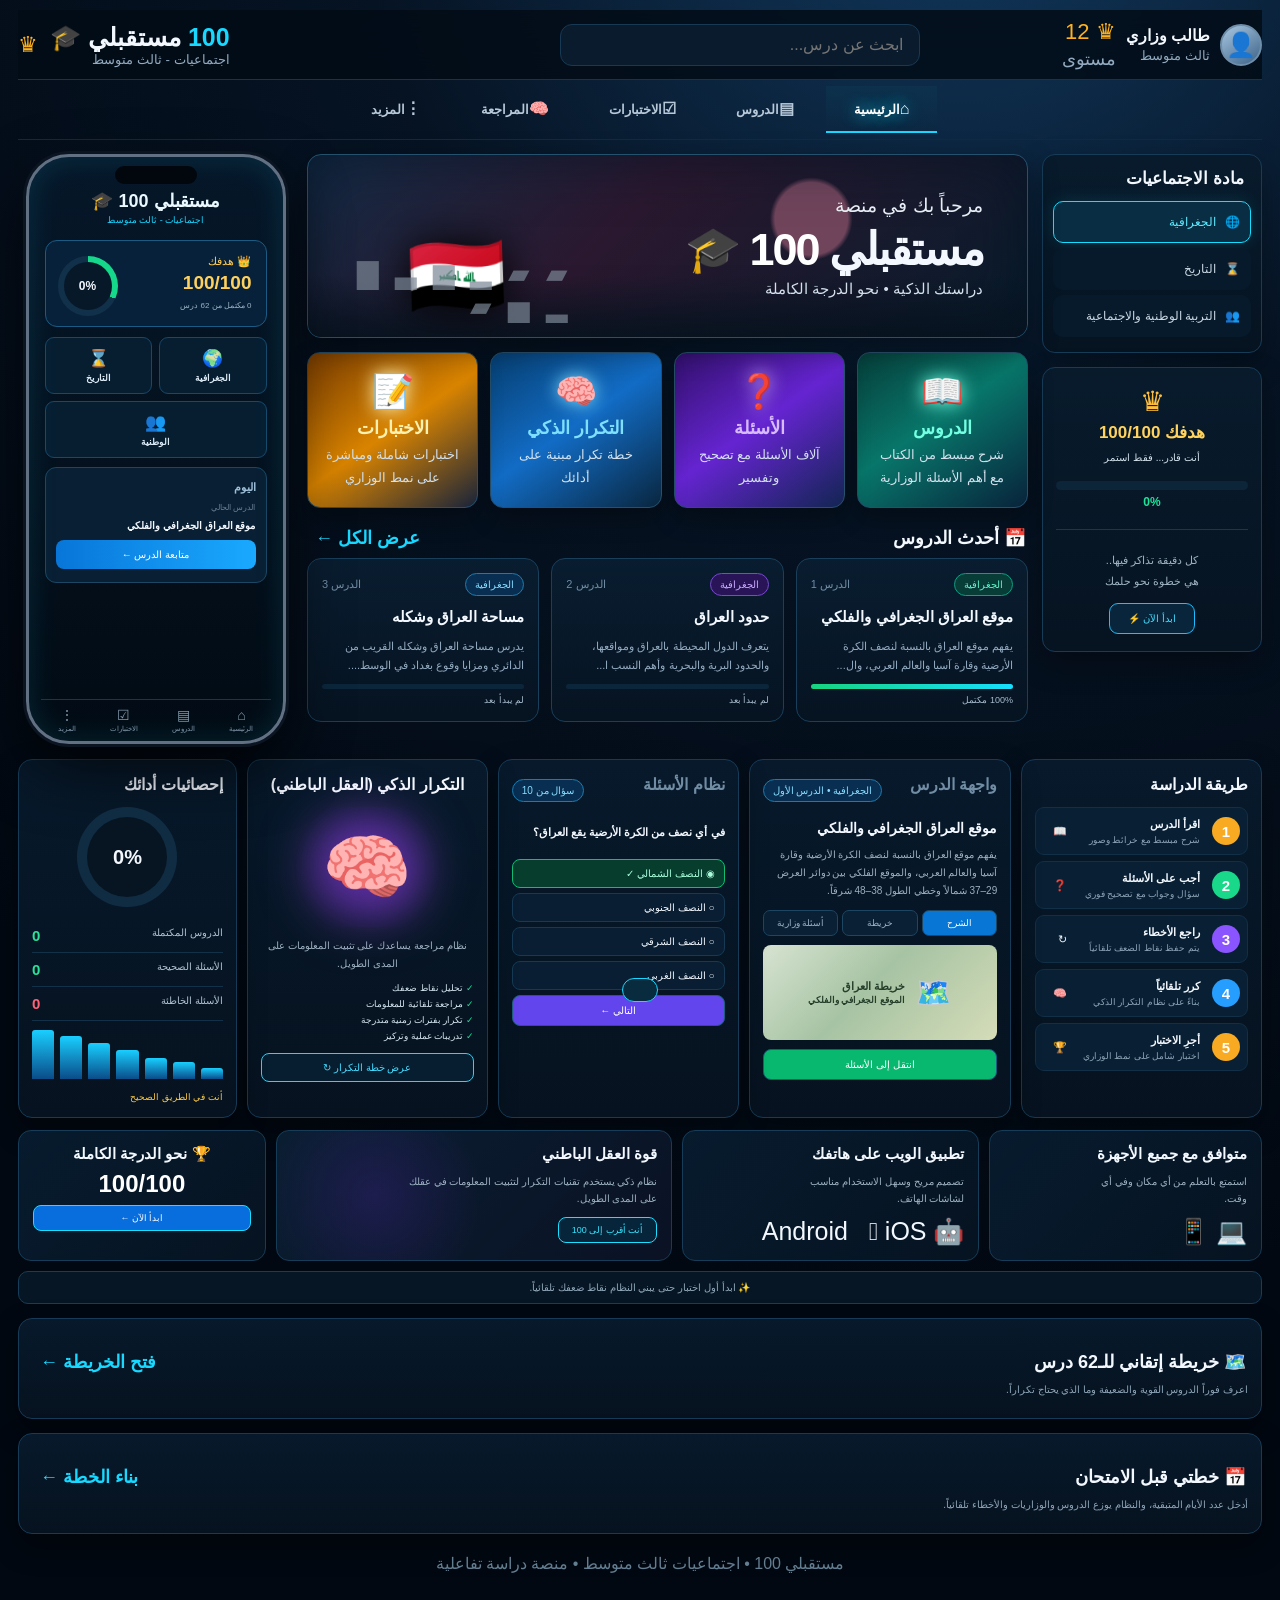
<file: index.html>
<!doctype html>
<html lang="ar" dir="rtl">
<head>
<meta charset="utf-8">
<meta name="viewport" content="width=device-width,initial-scale=1,viewport-fit=cover">
<meta name="theme-color" content="#050e1b">
<title>مستقبلي 100 — اجتماعيات ثالث متوسط</title>
<link rel="stylesheet" href="assets/css/app.css?v=20261012-scrollhide2">

</head>
<body>
<div class="app">
<header class="top">
  <div class="brand"><div class="avatar">👤</div><div><b>طالب وزاري</b><small>ثالث متوسط</small></div><span class="crown">♛ 12<br><small>مستوى</small></span></div>
  <input class="searchTop" placeholder="ابحث عن درس..." aria-label="ابحث عن درس">
  <div class="topRight"><div class="logoTitle"><b><strong>100</strong> مستقبلي 🎓</b><small>اجتماعيات - ثالث متوسط</small></div><span class="crown">♛</span></div>
</header>
<nav class="nav">
<button class="navbtn active" data-view="home" onclick="return window.__future100SafeNavigate('home')"><span>⌂</span><small>الرئيسية</small></button>
<button class="navbtn" data-view="lessons" onclick="return window.__future100SafeNavigate('lessons')"><span>▤</span><small>الدروس</small></button>
<button class="navbtn" data-view="exam" onclick="try{return window.startExam?window.startExam():window.__future100SafeNavigate('exam')}catch(e){return window.__future100SafeNavigate('exam')}"><span>☑</span><small>الاختبارات</small></button>
<button class="navbtn" data-view="memory" onclick="return window.__future100SafeNavigate('memory')"><span>🧠</span><small>المراجعة</small></button>
<button class="navbtn" id="moreBtn" onclick="toggleMoreMenu()"><span>⋮</span><small>المزيد</small></button>
</nav>
<div class="moreMenu" id="moreMenu">
<button onclick="toggleMoreMenu();startStudy()">🚀 <span>ابدأ الدراسة</span></button>
<button onclick="toggleMoreMenu();startChapterTest()">📚 <span>اختبار الفصل</span></button>
<button onclick="toggleMoreMenu();showMistakes()">❌ <span>أخطائي</span></button>
<button onclick="toggleMoreMenu();setView('ministry');renderMinistryDashboard()">🏆 <span>الوزاريات</span></button>
<button onclick="toggleMoreMenu();setView('book')">📚 <span>الكتاب كامل</span></button>
<button class="action" onclick="startMasteryMission()">🚀 ارفعني إلى 100%</button><button onclick="toggleMoreMenu();openPerformance()">📊 <span>تحليل أدائي</span></button><button onclick="toggleMoreMenu();openNightReview()">🔥 <span>مراجعة ليلة الامتحان</span></button>
<button onclick="toggleMoreMenu();setView('lessons')">🔎 <span>بحث الدروس</span></button>
</div>

<main>
<section id="home" class="view active"><div id="today"></div><div class="panelBox" style="margin-top:14px"><div class="sectionTitle"><span>🗺️ خريطة إتقاني للـ62 درس</span><button onclick="openMasteryMap()">فتح الخريطة ←</button></div><p class="small">اعرف فوراً الدروس القوية والضعيفة وما الذي يحتاج تكراراً.</p></div><div class="panelBox" style="margin-top:14px"><div class="sectionTitle"><span>📅 خطتي قبل الامتحان</span><button onclick="openExamPlan()">بناء الخطة ←</button></div><p class="small">أدخل عدد الأيام المتبقية، والنظام يوزع الدروس والوزاريات والأخطاء تلقائياً.</p></div></section><section id="masteryMap" class="view"><div class="panelBox"><div class="sectionTitle"><span>🧠 خريطة الإتقان — 62 درس</span><button onclick="setView('home')">← الرئيسية</button></div><div id="masterySummary" class="kpiGrid" style="margin-bottom:14px"></div><div id="masteryMapContent"></div></div></section>
<section id="lessons" class="view">
  <div class="toolbar"><input id="search" class="search" placeholder="ابحث عن درس..."><button class="filter" id="allBtn">كل الدروس</button></div>
  <div class="cards" id="cards"></div>
</section>
<section id="lessonView" class="view lessonView"><div id="lessonContent"></div></section>
<section id="study" class="view"><div id="studyContent"></div></section><section id="chapter" class="view"><div id="chapterContent"></div></section><section id="book" class="view"><div class="bookShell">
<div class="bookHeader"><div><span class="tag">📚 الكتاب الرسمي</span><h2>كتاب الاجتماعيات — ثالث متوسط</h2><p>النص الكامل للأقسام الثلاثة داخل الموقع</p></div><button class="ghost" onclick="setView('home')">رجوع</button></div>
<div class="bookTabs">
<button class="bookTab" data-book="front" onclick="loadBook('front')">📘 المقدمة والمحتويات</button>
<button class="bookTab active" data-book="geography" onclick="loadBook('geography')">🌍 الجغرافية</button>
<button class="bookTab" data-book="history" onclick="loadBook('history')">⌛ التاريخ</button>
<button class="bookTab" data-book="national" onclick="loadBook('national')">👥 التربية الوطنية والاجتماعية</button>
</div>
<div class="bookTools"><input id="bookSearch" class="search" placeholder="ابحث داخل الكتاب..."><span id="bookStatus">اختر قسماً</span></div>
<div id="bookResults" class="bookResults"></div>
<div id="bookPage" class="bookPage">افتح أحد أقسام الكتاب لبدء القراءة.</div>
<div class="bookPager"><button class="ghost" onclick="bookPrev()">السابق</button><span id="bookPageNo">—</span><button class="primary" onclick="bookNext()">التالي</button></div>
</div></section>
<section id="ministry" class="view"><div class="ministryShell"><div class="ministryHero"><div><div class="pill blueP">🏆 بنك موثّق</div><h1>الوزاريات — مستقبلي 100</h1><p>اختَر السنة والدور والمادة والفصل والدرس، ثم اختبر نفسك. الأسئلة الوزارية منفصلة عن أسئلة التدريب.</p></div><div class="ministryBadge"><b id="ministryTotal">0</b><span>سؤال موثّق</span></div></div><div class="ministryStats"><div class="ministryStat"><b id="ministryYears">0</b><span>سنوات</span></div><div class="ministryStat"><b id="ministryRounds">0</b><span>أدوار</span></div><div class="ministryStat"><b id="ministryMistakes">0</b><span>أخطاء</span></div><div class="ministryStat"><b id="ministryMastery">0%</b><span>متوسط الإتقان</span></div></div><div class="ministryFilters"><select id="minYear" onchange="renderMinistryDashboard()"><option value="">كل السنوات</option></select><select id="minRound" onchange="renderMinistryDashboard()"><option value="">كل الأدوار</option></select><select id="minSubject" onchange="renderMinistryDashboard()"><option value="">كل المواد</option></select><select id="minChapter" onchange="renderMinistryDashboard()"><option value="">كل الفصول</option></select><select id="minLesson" onchange="renderMinistryDashboard()"><option value="">كل الدروس</option></select></div><div class="ministryActions"><button class="primaryM" onclick="startMinisterialFilteredQuiz()">▶ اختبرني حسب الفلاتر</button><button class="primaryM" onclick="startMinisterialExam()">🏆 اختبار وزاري 100 درجة</button><button class="primaryM" onclick="startMinisterialPaper()">📄 محاكاة ورقة وزاري</button><button onclick="startMinisterialMistakes()">❌ وزاريات أخطأت بها</button><button onclick="startMinisterialDue()">🧠 المستحق للمراجعة</button><button onclick="setView('home')">← الرئيسية</button></div><div id="ministryCount" class="ministryCount"></div><div id="ministryList" class="ministryList"></div></div></section><section id="quiz" class="view"><div id="quizContent"></div></section>
<section id="exam" class="view"><div id="examContent"></div></section>
<section id="performance" class="view"><div class="panelBox"><div class="sectionTitle"><span>📊 تحليل الطالب</span><button onclick="setView('home')">← الرئيسية</button></div><div id="performanceContent"></div></div></section>
<section id="nightReview" class="view"><div class="panelBox"><div class="sectionTitle"><span>🔥 مراجعة ليلة الامتحان</span><button onclick="setView('home')">← الرئيسية</button></div><div id="nightContent"></div></div></section><section id="examPlan" class="view"><div class="panelBox"><div class="sectionTitle"><span>📅 خطة ما قبل الامتحان</span><button onclick="setView('home')">← الرئيسية</button></div><div id="examPlanContent"></div></div></section>
<section id="mistakes" class="view"><div class="panelBox"><div class="sectionTitle"><span>❌ سجل الأخطاء</span><button onclick="showSmartReview()">ابدأ المراجعة الذكية ↻</button></div><p class="small">الأسئلة التي أخطأت بها تظهر هنا، وتعود إليك حسب مستوى إتقانك.</p><div id="mistakesContent"></div></div></section><section id="memory" class="view"><div class="brainGrid"><div class="brain"><h2>🧠 التكرار الذكي</h2><div class="actions"><button class="primary" onclick="showSmartReview()">مراجعة اليوم ▶</button><button class="ghost" onclick="setView(&quot;mistakes&quot;)">سجل الأخطاء</button></div><p class="small">نظام مراجعة يركز على الأسئلة التي تحتاج تدريباً أكثر.</p><div class="ring" id="ring"><b id="ringText">0%</b></div><div class="repeatList" id="repeatList"></div></div><div class="brain"><h2>كيف تدرس؟</h2><div class="repeatList"><div class="rep"><span>1️⃣ اقرأ الشرح</span><span class="small">فهم</span></div><div class="rep"><span>2️⃣ أجب بدون مساعدة</span><span class="small">استرجاع</span></div><div class="rep"><span>3️⃣ راجع الخطأ</span><span class="small">تصحيح</span></div><div class="rep"><span>4️⃣ كرر لاحقاً</span><span class="small">تثبيت</span></div><div class="rep"><span>5️⃣ اختبر نفسك</span><span class="small">وزاري</span></div></div></div></div></section>
</main>
<div class="footer">مستقبلي 100 • اجتماعيات ثالث متوسط • منصة دراسة تفاعلية</div>
</div>
<div class="toast" id="toast"></div>
<script src="assets/js/navigation.js?v=20261017-deepfix3"></script>
<script src="assets/js/runtime.js?v=20261017-deepfix3"></script>
<script src="assets/js/ministerial-bank.js?v=20261017-deepfix3"></script>
<script src="assets/js/learning-engine.js?v=20261017-deepfix3"></script>
<script src="assets/js/study-content.js?v=20261017-deepfix3"></script>
<script src="assets/js/app.js?v=20261017-deepfix3"></script>


</body>
</html>
</file>
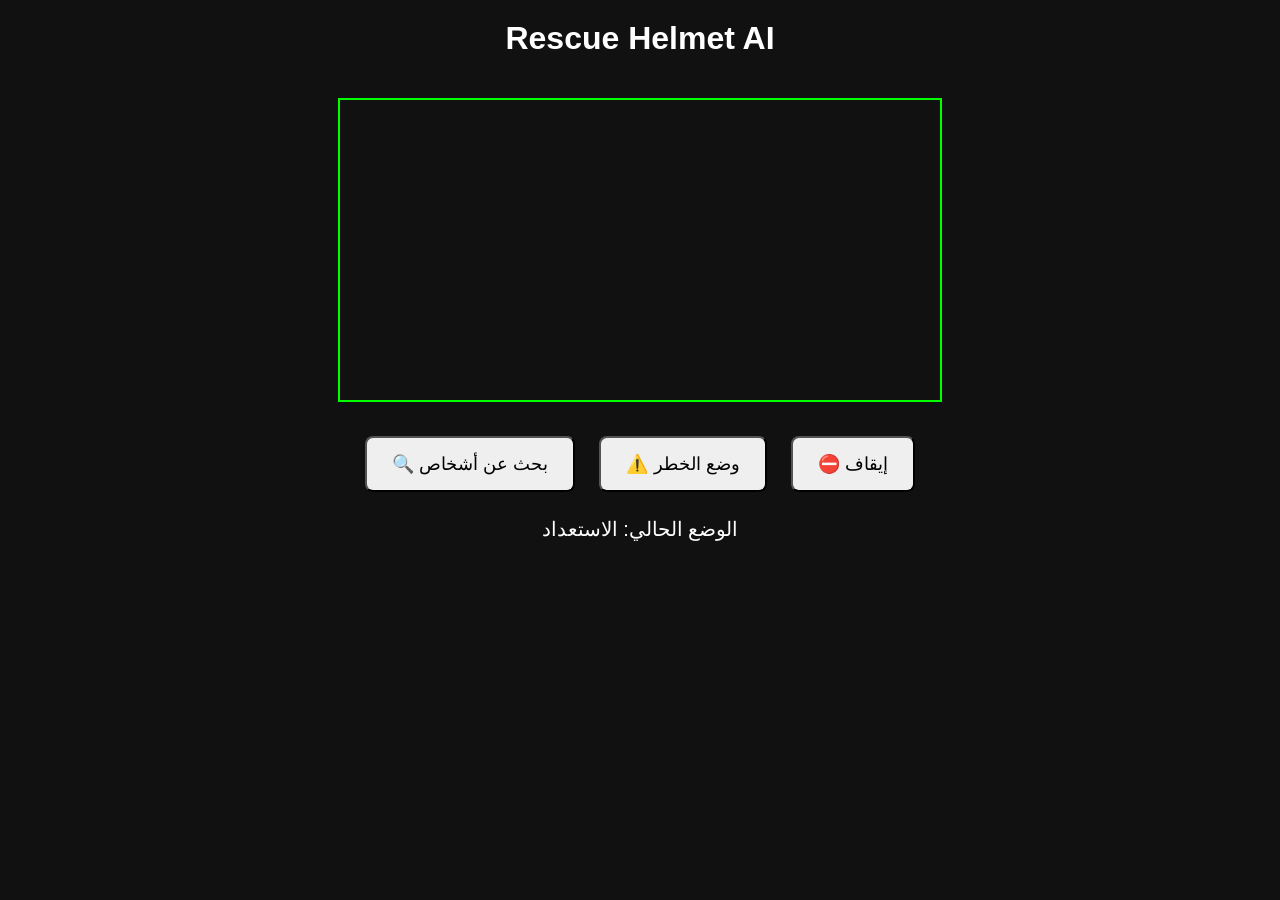
<file: rescue_helmet.html>
<!DOCTYPE html>
<html lang="ar">
<head>
<meta charset="UTF-8">
<title>Rescue Helmet AI</title>
<style>
  body { font-family: Arial, sans-serif; background: #111; color: #fff; text-align: center; }
  h1 { margin-top: 20px; }
  #video { width: 80%; max-width: 600px; margin: 20px auto; border: 2px solid #0f0; }
  button { margin: 10px; padding: 15px 25px; font-size: 18px; border-radius: 8px; cursor: pointer; }
  #status { font-size: 20px; margin-top: 15px; }
</style>
</head>
<body>

<h1>Rescue Helmet AI</h1>

<video id="video" autoplay></video>
<div>
  <button onclick="setMode('SEARCH')">🔍 بحث عن أشخاص</button>
  <button onclick="setMode('DANGER')">⚠️ وضع الخطر</button>
  <button onclick="setMode('IDLE')">⛔ إيقاف</button>
</div>
<div id="status">الوضع الحالي: الاستعداد</div>

<script>
// ---- المتغيرات ----
let MODE = 'IDLE';
let video = document.getElementById('video');
let status = document.getElementById('status');

// ---- الكاميرا ----
navigator.mediaDevices.getUserMedia({ video: true, audio: false })
.then(stream => {
  video.srcObject = stream;
})
.catch(err => {
  alert('لم يتم الوصول إلى الكاميرا: ' + err);
});

// ---- الأصوات ----
function speak(text){
  let utter = new SpeechSynthesisUtterance(text);
  utter.lang = 'ar-SA';
  window.speechSynthesis.speak(utter);
}

// ---- تغيير الوضع ----
function setMode(newMode){
  MODE = newMode;
  status.innerText = 'الوضع الحالي: ' + MODE;
  if(MODE === 'SEARCH') speak('وضع البحث مفعل');
  else if(MODE === 'DANGER') speak('تحذير، تم تفعيل وضع الخطر');
  else if(MODE === 'IDLE') speak('تم إيقاف النظام');
}

// ---- أوامر صوتية ----
if ('webkitSpeechRecognition' in window) {
  let recognition = new webkitSpeechRecognition();
  recognition.continuous = true;
  recognition.lang = 'ar-SA';
  recognition.interimResults = false;
  recognition.start();

  recognition.onresult = function(event){
    let command = event.results[event.results.length-1][0].transcript.trim();
    console.log('أمر صوتي:', command);
    if(command.includes('ابحث')) setMode('SEARCH');
    else if(command.includes('خطر')) setMode('DANGER');
    else if(command.includes('توقف')) setMode('IDLE');
  }
} else {
  alert('أوامر الصوت غير مدعومة في هذا المتصفح');
}

// ---- تنبيه عند اكتشاف الوجه (مثال بديل للكاميرا) ----
// في نسخة متقدمة يمكن استخدام TensorFlow.js للتعرف على الأشخاص
</script>

</body>
</html>
</file>
<file: assets/css/app.css>
:root{--bg:#030b16;--panel:#071625;--panel2:#0b1d30;--line:#173b58;--cyan:#18d8ff;--blue:#168dff;--green:#16e28c;--purple:#8a55ff;--gold:#ffb21e;--text:#f3f8ff;--muted:#93abc0;--red:#ff526d;--shadow:0 16px 40px rgba(0,0,0,.35)}
*{box-sizing:border-box}html{scroll-behavior:smooth}body{margin:0;background:radial-gradient(circle at 75% -10%,#123b62 0,#061323 30%,#020811 72%);color:var(--text);font-family:Tahoma,"Segoe UI",Arial,sans-serif;min-height:100vh}button,input{font:inherit}button{cursor:pointer;color:inherit}.app{max-width:1480px;margin:auto;padding:10px 18px 28px}.top{height:70px;display:grid;grid-template-columns:220px 1fr 420px;align-items:center;gap:16px;border-bottom:1px solid #18334b;background:rgba(3,12,23,.86);position:sticky;top:0;z-index:50;backdrop-filter:blur(16px)}.brand{display:flex;align-items:center;gap:10px}.avatar{width:42px;height:42px;border-radius:50%;display:grid;place-items:center;background:linear-gradient(145deg,#a9c7e2,#3c6387);border:2px solid #6f8eaa;font-size:24px}.brand b{font-size:16px}.brand small{display:block;color:var(--muted);margin-top:3px}.searchTop{justify-self:center;width:min(360px,100%);background:#0a1b2e;border:1px solid #173953;border-radius:12px;padding:11px 16px;color:#8ea8be;outline:none}.topRight{display:flex;justify-content:flex-start;gap:12px;align-items:center}.logoTitle{margin-right:auto;text-align:right}.logoTitle b{font-size:25px}.logoTitle strong{color:var(--cyan)}.logoTitle small{display:block;color:var(--muted)}.crown{font-size:22px;color:var(--gold)}.nav{display:flex;justify-content:center;gap:4px;padding:6px 0;border-bottom:1px solid #102a42}.navbtn{background:transparent;border:0;border-bottom:2px solid transparent;padding:13px 28px;color:#b7c8d8;font-weight:700}.navbtn:hover,.navbtn.active{color:white;border-color:var(--cyan);background:linear-gradient(180deg,#0d3550aa,#09243a22);text-shadow:0 0 16px #20d9ff}.dashboard{display:grid;grid-template-columns:220px minmax(0,1fr) 275px;gap:14px;margin-top:14px}.leftRail{display:flex;flex-direction:column;gap:14px}.leftBox{background:linear-gradient(180deg,#081b2c,#061321);border:1px solid #173c58;border-radius:13px;box-shadow:0 12px 30px #0005}.subjectBox{padding:10px}.subjectBox h2{font-size:17px;margin:3px 7px 12px}.subjectBtn{width:100%;display:flex;align-items:center;gap:9px;text-align:right;border:1px solid transparent;border-radius:10px;background:#071a2b;color:#cbd9e4;padding:13px 10px;margin:5px 0;font-size:12px}.subjectBtn:hover,.subjectBtn.active{border-color:#12dfff;background:#092e44;color:#5eeaff;box-shadow:0 0 18px #18d8ff22}.subjectBtn span{flex:1}.goalBox{padding:17px 13px;text-align:center}.goalCrown{font-size:28px;color:#ffbd3d}.goalBox>b{display:block;color:#ffd35e;font-size:17px;margin:4px 0}.goalBox>strong{font-size:10px;color:#d3e1eb;font-weight:400}.goalBar{height:9px;background:#0c2539;border-radius:99px;margin:16px 0 5px;overflow:hidden}.goalBar i{display:block;height:100%;background:linear-gradient(90deg,#12d889,#16d8ff);border-radius:99px}.goalBox>span{display:block;color:#1fe39a;font-weight:800;font-size:12px}.goalBox hr{border:0;border-top:1px solid #19384e;margin:20px 0}.goalBox p{font-size:11px;line-height:1.9;color:#9eb3c2}.goalBox button{border:1px solid #19bfff;background:#08253b;color:#44ddff;border-radius:9px;padding:9px 18px;font-size:10px}.mainColumn{min-width:0}.heroBanner{height:184px;border:1px solid #24516d;border-radius:14px;overflow:hidden;position:relative;background:radial-gradient(circle at 70% 35%,#70455c 0 7%,transparent 8%),linear-gradient(135deg,#152b45 0,#2a182f 42%,#071c2c 100%);display:flex;align-items:center;padding:25px 44px;box-shadow:inset 0 0 60px #00101f99,0 10px 30px #0006}.heroBanner:before{content:"";position:absolute;inset:auto 0 0;height:62px;background:linear-gradient(180deg,transparent,#07121e);opacity:.9}.heroCopy{position:relative;z-index:2}.heroCopy span{font-size:19px;color:#e7edf4}.heroCopy h1{font-size:45px;margin:6px 0 4px;letter-spacing:-2px}.heroCopy h1 strong{color:white}.heroCopy p{margin:0;color:#d3e0ec;font-size:15px}.iraqArt{position:absolute;left:34px;bottom:14px;width:230px;height:145px;display:flex;flex-direction:column;justify-content:flex-end;align-items:center}.flag{font-size:80px;filter:drop-shadow(0 0 20px #000);transform:rotate(-2deg)}.cityline{position:absolute;bottom:0;left:0;right:0;color:#7a8795;font-size:28px;letter-spacing:4px;opacity:.7}.featureGrid{display:grid;grid-template-columns:repeat(4,1fr);gap:12px;margin-top:14px}.feature{min-height:136px;border-radius:13px;border:1px solid #27506c;padding:18px 10px;display:flex;flex-direction:column;align-items:center;justify-content:center;text-align:center;box-shadow:0 10px 25px #0005}.feature i{font-style:normal;font-size:34px;margin-bottom:6px;filter:drop-shadow(0 0 9px currentColor)}.feature b{font-size:18px}.feature small{line-height:1.7;color:#d2e1ed;margin-top:5px}.feature.green{background:linear-gradient(145deg,#063f3b,#08766a 45%,#08233b);color:#73ffe2}.feature.purple{background:linear-gradient(145deg,#32106c,#6524d1 48%,#122552);color:#d7baff}.feature.blue{background:linear-gradient(145deg,#063f72,#126cc5 48%,#09263f);color:#7edfff}.feature.gold{background:linear-gradient(145deg,#7b3e00,#d98400 50%,#18233a);color:#fff1b0}.sectionTitle{display:flex;align-items:center;justify-content:space-between;margin:18px 2px 8px;font-size:18px;font-weight:800}.sectionTitle button{border:0;background:none;color:var(--cyan)}.recentGrid{display:grid;grid-template-columns:repeat(3,1fr);gap:12px}.recentCard{background:linear-gradient(180deg,#091d30,#061321);border:1px solid #193f5b;border-radius:14px;padding:14px;min-height:130px}.recentTop,.boxHead{display:flex;justify-content:space-between;align-items:center;gap:8px;color:#718da4;font-size:11px}.pill{display:inline-block;border-radius:999px;padding:5px 9px;font-size:10px}.greenP{color:#63f0c8;background:#073c37;border:1px solid #0f9d84}.purpleP{color:#c9a8ff;background:#291457;border:1px solid #7649cd}.blueP{color:#86dcff;background:#082f51;border:1px solid #187cb3}.recentCard h3{font-size:15px;margin:12px 0 7px}.recentCard p{font-size:11px;line-height:1.7;color:var(--muted);height:36px;overflow:hidden}.miniProgress{height:5px;background:#0b263b;border-radius:99px;overflow:hidden}.miniProgress i{display:block;height:100%;background:linear-gradient(90deg,#16d47f,#16dfff)}.recentCard small{color:#a8bdce;font-size:9px}.rightRail{display:flex;justify-content:center}.phone{width:260px;min-height:590px;border:3px solid #617083;border-radius:43px;padding:26px 11px 10px;background:linear-gradient(180deg,#061729,#020b14);box-shadow:0 0 0 3px #0b1522,0 25px 60px #000a;position:relative;overflow:hidden}.phone:before{content:"";position:absolute;inset:0;border-radius:40px;box-shadow:inset 0 0 30px #1bd9ff22}.phoneNotch{position:absolute;top:9px;left:50%;transform:translateX(-50%);width:82px;height:18px;background:#02070d;border-radius:20px}.phoneHead{text-align:center;padding-top:7px}.phoneHead b{font-size:18px;color:#eaf8ff}.phoneHead span{font-size:18px;margin-right:5px}.phoneHead small{display:block;color:var(--cyan);font-size:9px;margin-top:3px}.phoneGoal{margin:15px 5px 10px;padding:14px;border-radius:12px;border:1px solid #1b5b83;background:#08213a;text-align:right;position:relative}.phoneGoal span{display:block;color:#ffcf54;font-size:11px}.phoneGoal strong{display:block;font-size:19px;color:#ffd15c;margin-top:4px}.phoneGoal small{color:#9cb1c3;font-size:8px}.phoneRing{position:absolute;left:12px;top:15px;width:60px;height:60px;border-radius:50%;background:conic-gradient(#15d88b 32%,#11304a 0);display:grid;place-items:center}.phoneRing:after{content:"";position:absolute;inset:6px;background:#071829;border-radius:50%}.phoneRing b{position:relative;z-index:1;font-size:12px}.phoneSubjects{display:grid;grid-template-columns:1fr 1fr;gap:7px;margin:8px 5px}.phoneSubjects span{border:1px solid #16496b;border-radius:9px;padding:10px 3px;text-align:center;background:#071e31;color:#76dcff;font-size:17px}.phoneSubjects span:last-child{grid-column:1/-1}.phoneSubjects b{display:block;color:#dceaf5;font-size:9px;margin-top:4px}.phoneToday{margin:9px 5px;padding:13px 10px;background:#091f33;border:1px solid #1b4664;border-radius:11px}.phoneToday>b{display:block;color:#9fc0d8;font-size:11px}.phoneToday small{display:block;color:#687f93;font-size:8px;margin-top:9px}.phoneToday strong{display:block;font-size:10px;margin:6px 0;line-height:1.6}.phoneToday button{width:100%;border:0;border-radius:8px;padding:9px;background:linear-gradient(90deg,#0876d9,#1aa9ff);color:#fff;font-size:10px}.phoneNav{position:absolute;bottom:8px;left:12px;right:12px;border-top:1px solid #15384f;padding-top:7px;display:flex;justify-content:space-around;color:#8098aa}.phoneNav span{font-size:14px;text-align:center}.phoneNav small{display:block;font-size:7px;margin-top:2px}.lowerGrid{display:grid;grid-template-columns:1.1fr 1.2fr 1.1fr 1.1fr 1fr;gap:10px;margin-top:15px}.panelBox{background:linear-gradient(180deg,#07192b,#06121f);border:1px solid #173b56;border-radius:14px;padding:13px;min-width:0;box-shadow:0 12px 30px #0005}.panelBox h2{font-size:16px;margin:2px 0 13px}.step{display:grid;grid-template-columns:32px 1fr 24px;gap:8px;align-items:center;padding:9px 7px;border-radius:9px;background:#091f33;border:1px solid #112f46;margin-bottom:6px;font-size:11px}.step>b{width:28px;height:28px;border-radius:50%;display:grid;place-items:center;background:#f7aa22;color:white;font-size:15px}.step:nth-child(3)>b{background:#19d889}.step:nth-child(4)>b{background:#8a55ff}.step:nth-child(5)>b{background:#269eff}.step span{font-weight:800}.step small{display:block;color:#8ea5b8;font-weight:400;margin-top:3px}.lessonFace h3{font-size:14px;margin:13px 0 5px}.lessonFace p{font-size:10px;color:#9cb0c0;line-height:1.8}.lessonTabs{display:flex;gap:4px}.lessonTabs button{flex:1;border:1px solid #1d4662;background:#0a2034;color:#9bb4c6;border-radius:7px;padding:7px;font-size:9px}.lessonTabs button.active{background:#0876d5;color:white}.mapMock{height:95px;margin:9px 0;background:linear-gradient(135deg,#d7e3d1,#a6c3a3 45%,#d5dcb8);border-radius:8px;color:#596b53;display:flex;align-items:center;justify-content:center;gap:10px;font-size:30px}.mapMock span{font-size:11px;color:#253f2a;font-weight:800}.wideBtn{width:100%;padding:9px;border-radius:8px;border:1px solid #1e5c7e;color:white;font-size:10px}.greenBtn{background:#08b86f}.purpleBtn{background:#6345ee}.questionFace h3{font-size:11px;line-height:1.8;margin:16px 0}.answerFake{padding:8px 9px;border-radius:8px;background:#091e32;border:1px solid #163a53;margin:5px 0;font-size:10px}.answerFake.good{background:#063d2d;border-color:#11bd75;color:#aaffdd}.brainFace{text-align:center}.brainVisual{height:120px;display:grid;place-items:center;font-size:72px;background:radial-gradient(circle,#3b1b83aa,transparent 60%);filter:drop-shadow(0 0 25px #b052ff)}.brainFace p{font-size:10px;color:#9eb2c2;line-height:1.8}.checks{display:grid;gap:6px;text-align:right;font-size:9px;color:#d7e7f2}.checks span::first-letter{color:#17df92}.outlineBtn{margin-top:12px;width:100%;padding:8px;border:1px solid #1ad9ff;background:#071e31;border-radius:8px;color:#44ddff;font-size:10px}.statsFace{text-align:right}.bigRing{width:100px;height:100px;margin:4px auto 12px;border-radius:50%;display:grid;place-items:center;background:conic-gradient(#16d88d var(--p),#102c42 0);position:relative}.bigRing:after{content:"";position:absolute;inset:10px;background:#071522;border-radius:50%}.bigRing b{position:relative;z-index:1;font-size:20px}.statLine{display:flex;justify-content:space-between;padding:8px 0;border-bottom:1px solid #123047;font-size:10px;color:#b0c1cf}.statLine b{color:#2ce29a;font-size:15px}.statLine .danger{color:#ff6277}.chartBars{height:65px;display:flex;align-items:end;gap:6px;padding:7px 0}.chartBars i{flex:1;background:linear-gradient(180deg,#19cfff,#0a4c89);border-radius:3px 3px 0 0}.statsFace>small{color:#ffcc44;font-size:9px}.promoGrid{display:grid;grid-template-columns:1.1fr 1.2fr 1.6fr 1fr;gap:10px;margin-top:12px}.promo{min-height:108px;border:1px solid #173c57;border-radius:13px;background:linear-gradient(135deg,#071b2e,#061321);padding:14px;position:relative;overflow:hidden}.promo b{font-size:15px}.promo p{font-size:10px;color:#9bb0c0;line-height:1.7;max-width:70%}.promo span{font-size:25px}.brainPromo{background:radial-gradient(circle at 25% 50%,#43228d55,transparent 35%),linear-gradient(135deg,#0a1e32,#0a1224)}.brainPromo button,.finalPromo button{border:1px solid #1bdfff;background:#06243a;color:#35e5ff;border-radius:8px;padding:7px 13px;font-size:9px}.finalPromo{text-align:center}.finalPromo strong{display:block;font-size:24px;color:white;margin:7px}.finalPromo button{width:100%;background:#086ddd;color:white}.weakStrip{margin-top:10px;border:1px solid #173d59;border-radius:10px;padding:10px;text-align:center;color:#8fa7b9;font-size:10px;background:#061625}.view{display:none}.view.active{display:block}.lessonView{max-width:1000px;margin:20px auto}.lessonHead,.lessonBody,.quizcard,.brain{background:linear-gradient(180deg,#081b2d,#06121f);border:1px solid #193e59;border-radius:18px;padding:20px}.lessonHead h2{font-size:28px}.lessonBody{margin-top:12px;line-height:2}.memory{display:grid;grid-template-columns:repeat(3,1fr);gap:10px}.memory .m{padding:14px;background:#0a2034;border:1px solid #1b425d;border-radius:12px}.toolbar{display:flex;gap:10px;margin:16px 0}.search{flex:1;padding:12px;background:#071827;border:1px solid #1a405b;border-radius:10px;color:white}.filter,.ghost{padding:11px 15px;background:#0a2135;border:1px solid #204761;border-radius:10px;color:#cfe1ed}.cards{display:grid;grid-template-columns:repeat(2,1fr);gap:12px}.lesson{padding:16px;background:#071a2b;border:1px solid #173b56;border-radius:14px}.lesson h3{font-size:15px}.lesson p{color:#91a8ba;line-height:1.8;font-size:12px}.progress{height:6px;background:#06111d;border-radius:99px;overflow:hidden}.bar{height:100%;background:linear-gradient(90deg,#14cfff,#16e38a)}.actions{display:flex;gap:7px;margin-top:10px}.primary{flex:1;padding:10px;border:0;border-radius:9px;background:linear-gradient(90deg,#0a8fff,#1b5df2);color:#fff}.examPanel{padding:18px;margin-top:15px;background:#071b2d;border:1px solid #1d4661;border-radius:15px}.kpiGrid{display:grid;grid-template-columns:repeat(4,1fr);gap:8px}.kpi{padding:12px;background:#071522;border:1px solid #173d56;border-radius:10px}.kpi b{font-size:18px}.kpi span{display:block;color:#8fa5b7;font-size:10px;margin-top:4px}.sessionBar{height:7px;background:#06111d;border-radius:99px;overflow:hidden}.sessionBar i{display:block;height:100%;background:linear-gradient(90deg,#13d3ff,#16df8b)}.examOptions{display:grid;gap:8px}.examOpt{padding:12px;text-align:right;background:#091f33;border:1px solid #1c4560;border-radius:10px}.examOpt.correct{background:#063d2c;border-color:#17df91}.examOpt.wrong{background:#3b1720;border-color:#ff536d}.feedback{padding:12px;margin-top:10px;border-radius:10px}.feedback.good{background:#073b2d;border:1px solid #16df8b}.feedback.bad{background:#3b1720;border:1px solid #ff536d}.brainGrid{display:grid;grid-template-columns:1.3fr 1fr;gap:12px}.ring{width:170px;height:170px;margin:20px auto;border-radius:50%;display:grid;place-items:center;background:conic-gradient(#16d88d var(--pct,32%),#102a40 0);position:relative}.ring:after{content:"";position:absolute;inset:12px;background:#071522;border-radius:50%}.ring b{position:relative;z-index:1;font-size:30px}.repeatList{display:grid;gap:8px}.rep{padding:12px;background:#091f33;border:1px solid #183f59;border-radius:9px;display:flex;justify-content:space-between;gap:10px}.small{font-size:10px;color:#8da4b7}.empty{padding:25px;text-align:center;color:#8199aa;border:1px dashed #23455d;border-radius:10px}.footer{text-align:center;color:#637d91;padding:20px}.toast{position:fixed;bottom:18px;left:50%;transform:translate(-50%,120px);background:#092b3e;border:1px solid var(--cyan);padding:11px 17px;border-radius:99px;z-index:100;transition:.3s}.toast.show{transform:translate(-50%,0)}

.mobileHome{display:none}
@media(max-width:800px){
  .top{display:none!important}
  .mobileHome{display:block;padding:12px 2px 8px}
  #home .dashboard,#home .lowerGrid,#home .promoGrid,#home .weakStrip{display:none!important}
  .mBrand{display:flex;align-items:center;justify-content:space-between;padding:8px 4px 18px}
  .mBrandText{text-align:right;flex:1}
  .mBrandText h1{margin:0;font-size:27px;line-height:1.15;color:#f3f8ff;letter-spacing:-1px}
  .mBrandText h1 strong{color:#18d8ff;font-size:31px;margin:0 6px}
  .mBrandText p{margin:7px 0 0;color:#18cceb;font-size:12px}
  .mMenu{order:-1;width:42px;height:42px;border:0;background:transparent;color:#9cb2c3;font-size:29px}
  .mGoalCard{min-height:210px;border:1px solid #146aa0;border-radius:21px;padding:23px 20px;display:grid;grid-template-columns:1fr 1fr;align-items:center;background:linear-gradient(145deg,#09233c,#06182b 72%);box-shadow:inset 0 0 28px #0e5f9630,0 15px 35px #0006}
  .mGoalCopy{text-align:right}
  .mGoalCopy span{display:block;color:#ffd15c;font-size:14px;font-weight:700}
  .mGoalCopy h2{margin:8px 0 18px;color:#ffc747;font-size:31px}
  .mGoalCopy p{margin:0 0 7px;color:#99abc0;font-size:13px}
  .mGoalCopy b{color:#12e1c2;font-size:22px}
  .mGoalRing{width:146px;height:146px;margin:auto;border-radius:50%;padding:12px;background:conic-gradient(#11e196 var(--mPct),#0b3853 0);filter:drop-shadow(0 0 10px #0edab755)}
  .mGoalRing>div{width:100%;height:100%;border-radius:50%;display:grid;place-items:center;background:#071b2e;border:3px solid #0c324b}
  .mGoalRing strong{font-size:30px;color:#f2f7fb}
  .mSubjects{display:grid;grid-template-columns:repeat(3,1fr);gap:10px;margin-top:13px}
  .mSubject{min-height:137px;border-radius:17px;border:1px solid #245271;color:white;display:flex;flex-direction:column;align-items:center;justify-content:center;gap:6px;box-shadow:inset 0 0 25px #ffffff08,0 10px 25px #0005}
  .mSubject i{font-style:normal;font-size:37px}
  .mSubject b{font-size:13px}.mSubject span{font-size:17px;font-weight:800}
  .mSubject.geo{background:linear-gradient(145deg,#074737,#075b4a 48%,#062b31)}
  .mSubject.hist{background:linear-gradient(145deg,#2c145b,#4c238d 55%,#1a163e)}
  .mSubject.nat{background:linear-gradient(145deg,#653800,#935600 52%,#3f2607)}
  .mMotivate{margin-top:15px;min-height:190px;padding:27px 18px 20px;text-align:center;border:1px solid #15517b;border-radius:21px;background:radial-gradient(circle at 18% 18%,#173a8155,transparent 42%),radial-gradient(circle at 90% 80%,#5d20a744,transparent 40%),linear-gradient(180deg,#071b2e,#061522);overflow:hidden}
  .mMotivate p{font-size:18px;line-height:1.8;font-weight:800;margin:0 0 22px;color:#edf6ff}
  .mMotivate button{width:100%;min-height:62px;border-radius:34px;border:1px solid #1679d5;background:linear-gradient(90deg,#0753a3,#0b8de8);color:white;font-size:20px;font-weight:800;box-shadow:0 0 30px #087bdb66,inset 0 -2px 8px #003b75}
  .mMotivate button span{margin-right:18px}
  .nav{height:70px}
  .navbtn{font-size:9px;line-height:1.7}
  .navbtn:nth-child(6),.navbtn:nth-child(7){display:none!important}
}
@media(max-width:1100px){.top{grid-template-columns:190px 1fr 280px}.lowerGrid{grid-template-columns:repeat(3,1fr)}.statsFace{grid-column:span 1}.promoGrid{grid-template-columns:repeat(2,1fr)}}
@media(max-width:800px){
body{padding-bottom:70px}
.app{padding:0 10px 20px;max-width:560px}
.top{position:relative;top:auto;height:auto;display:flex;flex-direction:column;gap:6px;padding:9px 4px 10px;border-bottom:1px solid #16354d;background:rgba(3,12,23,.96)}
.topRight{order:1;width:100%;display:flex;justify-content:center;gap:8px}
.logoTitle{margin:0;text-align:center}.logoTitle b{font-size:21px}.logoTitle small{font-size:9px}
.topRight>.crown{display:none}.brand{order:2;width:100%;justify-content:center;gap:8px}
.brand .avatar{width:34px;height:34px;font-size:18px}.brand b{font-size:12px}.brand small{font-size:9px}.brand .crown{font-size:15px}
.searchTop{display:none}
.nav{position:fixed;bottom:0;left:0;right:0;z-index:90;height:64px;overflow:hidden;justify-content:space-around;padding:5px 3px;background:rgba(3,13,24,.97);border-top:1px solid #1a4a67;box-shadow:0 -10px 30px #0009;backdrop-filter:blur(16px)}
.navbtn{flex:1;min-width:0;white-space:nowrap;padding:7px 3px;border:0;font-size:9px;color:#8ea6b8}
.navbtn.active{color:#18d8ff;background:#08243a;border-radius:9px;border-bottom:0}
.dashboard{grid-template-columns:1fr;gap:10px;margin-top:8px}
.leftRail{order:2;display:block}.rightRail{display:none}.leftBox{margin-top:10px}
.subjectBox{display:grid;grid-template-columns:repeat(3,1fr);gap:6px;padding:7px}
.subjectBox h2{grid-column:1/-1;text-align:center;font-size:13px;margin:3px}
.subjectBtn{margin:0;min-height:65px;display:flex;flex-direction:column;justify-content:center;text-align:center;padding:7px 3px;font-size:9px}
.goalBox{display:none}
.heroBanner{height:165px;padding:17px 18px;border-radius:12px}.heroCopy{width:100%;text-align:right}
.heroCopy span{font-size:12px}.heroCopy h1{font-size:29px;letter-spacing:-1px}.heroCopy p{font-size:10px}
.iraqArt{left:-8px;bottom:3px;width:150px;height:105px;opacity:.5}.flag{font-size:55px}
.featureGrid{grid-template-columns:repeat(2,1fr);gap:8px;margin-top:9px}.feature{min-height:112px;padding:10px 6px;border-radius:11px}
.feature i{font-size:28px}.feature b{font-size:14px}.feature small{font-size:8px}
.recentGrid{grid-template-columns:1fr}.lowerGrid{grid-template-columns:1fr}.promoGrid{grid-template-columns:1fr}
.cards{grid-template-columns:1fr}.kpiGrid{grid-template-columns:repeat(2,1fr)}.brainGrid{grid-template-columns:1fr}
.lessonHead h2{font-size:22px}.toolbar{position:sticky;top:0;z-index:20;background:var(--bg);padding:6px 0}
}
@media(max-width:520px){.feature{min-height:125px}.feature b{font-size:15px}.feature small{font-size:9px}.heroCopy span{font-size:13px}.heroCopy h1{font-size:29px}.heroCopy p{font-size:11px}.lowerGrid{grid-template-columns:1fr}.promo{min-height:95px}.phone{border-radius:34px}.brand b{font-size:13px}}
.moreMenu{display:none;position:fixed;z-index:120;bottom:76px;right:12px;width:200px;padding:8px;border:1px solid #1a5278;border-radius:14px;background:#061727ee;box-shadow:0 15px 40px #0009;backdrop-filter:blur(18px)}.moreMenu.open{display:block}.moreMenu button{width:100%;display:flex;gap:10px;align-items:center;border:0;background:transparent;color:#dcecf7;padding:12px;border-radius:9px;text-align:right}.moreMenu button:hover{background:#0b2e46;color:#25ddff}
.bookShell{max-width:1000px;margin:auto}.bookHeader{display:flex;justify-content:space-between;align-items:center;gap:15px;padding:20px;border:1px solid #173e5b;border-radius:16px;background:linear-gradient(145deg,#081d31,#061321)}.bookHeader h2{margin:8px 0 4px}.bookHeader p{margin:0;color:#91a7b8}.bookTabs{display:grid;grid-template-columns:repeat(3,1fr);gap:8px;margin:12px 0}.bookTab{border:1px solid #194967;background:#071b2c;color:#cfe0ec;border-radius:11px;padding:12px;font-size:12px}.bookTab.active{background:#073d56;color:#39ddff;border-color:#13cfff;box-shadow:0 0 20px #10cfff1c}.bookTools{display:flex;gap:10px;align-items:center;margin-bottom:10px}.bookTools .search{flex:1}.bookTools span{font-size:11px;color:#86a2b6}.bookResults{display:none;max-height:250px;overflow:auto;border:1px solid #173e5b;border-radius:12px;background:#061523;margin-bottom:10px}.bookResult{display:block;width:100%;text-align:right;background:transparent;border:0;border-bottom:1px solid #102d43;color:#dbe9f3;padding:10px}.bookResult b{color:#2bd8ff}.bookPage{min-height:520px;white-space:pre-wrap;direction:rtl;text-align:right;line-height:2;font-size:16px;padding:28px;border:1px solid #174765;border-radius:16px;background:#071827;box-shadow:inset 0 0 35px #0004}.bookPager{display:flex;justify-content:center;align-items:center;gap:18px;margin:12px 0}.bookPager span{min-width:100px;text-align:center;color:#2ce3ff;font-weight:800}
@media(max-width:800px){.navbtn{display:flex;flex-direction:column;align-items:center;justify-content:center;gap:1px}.navbtn span{font-size:20px;line-height:1}.navbtn small{font-size:8px}.navbtn.active{box-shadow:0 0 16px #00bfff33}.bookTabs{grid-template-columns:1fr}.bookHeader{padding:14px}.bookHeader h2{font-size:18px}.bookPage{min-height:430px;font-size:14px;padding:18px}.bookTools{flex-direction:column;align-items:stretch}.bookTools span{text-align:center}}.mQuickActions{display:grid;grid-template-columns:repeat(3,1fr);gap:8px;margin-top:10px}.mQuickActions button{border:1px solid #174e72;background:#071b2c;color:#dbeeff;border-radius:12px;padding:12px 7px;font-weight:700}.studyShell,.chapterShell,.mistakeShell{max-width:900px;margin:auto}.studyTop{display:flex;justify-content:space-between;gap:10px;align-items:center;margin-bottom:12px}.phase{display:flex;gap:6px}.phase b{padding:7px 10px;border-radius:20px;background:#0a2236;color:#6f91a6;font-size:11px}.phase b.active{background:#063d56;color:#29ddff}.studyCard,.chapterCard,.mistakeCard{background:linear-gradient(145deg,#081d30,#061522);border:1px solid #174a69;border-radius:18px;padding:20px;box-shadow:0 12px 35px #0004}.fact{padding:16px;border:1px solid #1c5272;border-radius:14px;background:#071b2b;margin:12px 0;font-size:18px;line-height:1.9}.recall{padding:14px;border:1px dashed #1b9dcc;border-radius:14px;color:#b9d2e1}.studyOptions{display:grid;gap:9px;margin-top:15px}.studyOption{border:1px solid #1b4e6b;background:#081d2f;color:#e4f2fa;padding:13px;border-radius:12px;text-align:right}.studyOption.correct{border-color:#16df93;background:#083b31}.studyOption.wrong{border-color:#ff607a;background:#3b1520}.sourceNote{padding:12px;border-radius:12px;background:#101f2c;color:#9bb0bd;font-size:12px;line-height:1.7;margin:12px 0}.dangerNote{background:#241d0d;color:#f4d48a}.mistakeList{display:grid;gap:8px;margin-top:12px}.mistakeItem{display:flex;justify-content:space-between;gap:12px;padding:12px;border:1px solid #213e53;border-radius:12px;background:#071a29}.emptyState{text-align:center;padding:35px;color:#8da6b7}@media(max-width:800px){.mQuickActions{grid-template-columns:1fr}.studyCard,.chapterCard,.mistakeCard{padding:15px}.fact{font-size:16px}}/* MINISTRY_DASHBOARD_V1 */ .ministryShell{background:linear-gradient(180deg,#061728,#03101d);border:1px solid #1b4865;border-radius:18px;padding:18px;box-shadow:0 18px 45px #0007}.ministryHero{display:flex;justify-content:space-between;align-items:center;gap:16px;padding:18px;border:1px solid #205978;border-radius:15px;background:linear-gradient(135deg,#09263d,#071523)}.ministryHero h1{margin:8px 0 6px;font-size:28px}.ministryHero p{margin:0;color:#91acc0;font-size:12px;line-height:1.8}.ministryBadge{border:1px solid #16d8ff55;background:#08283d;border-radius:14px;padding:14px 18px;text-align:center;min-width:115px}.ministryBadge b{display:block;font-size:25px;color:#5eeaff}.ministryStats{display:grid;grid-template-columns:repeat(4,1fr);gap:10px;margin:12px 0}.ministryStat{padding:14px;border:1px solid #173d57;border-radius:12px;background:#071a2b}.ministryStat b{display:block;font-size:21px}.ministryStat span{font-size:10px;color:#8da8bb}.ministryFilters{display:grid;grid-template-columns:repeat(5,1fr);gap:9px;margin:12px 0}.ministryFilters select{width:100%;background:#081d30;color:#e8f6ff;border:1px solid #1a4662;border-radius:10px;padding:11px;outline:none}.ministryActions{display:flex;gap:8px;flex-wrap:wrap;margin:10px 0}.ministryActions button{border-radius:10px;padding:10px 14px;border:1px solid #1c6686;background:#09283e}.ministryActions .primaryM{background:linear-gradient(90deg,#0876d9,#11b8ff);border-color:#20caff}.ministryList{display:grid;grid-template-columns:repeat(2,1fr);gap:10px;margin-top:12px}.ministryCard{border:1px solid #173f59;border-radius:13px;background:#071a2b;padding:14px}.ministryMeta{display:flex;gap:6px;flex-wrap:wrap;margin-bottom:9px}.ministryMeta span{font-size:9px;padding:5px 8px;border-radius:999px;background:#0a2940;color:#9fdcff;border:1px solid #174e6d}.ministryCard h3{font-size:14px;line-height:1.8;margin:7px 0}.ministryCard p{font-size:11px;color:#9db3c3;line-height:1.8;margin:5px 0}.masteryLine{height:5px;background:#0b2940;border-radius:99px;overflow:hidden;margin-top:10px}.masteryLine i{display:block;height:100%;background:linear-gradient(90deg,#15d88b,#18d8ff)}.ministryEmpty{text-align:center;padding:35px;color:#8fa8ba;border:1px dashed #244c64;border-radius:13px;grid-column:1/-1}.ministryCount{font-size:11px;color:#6f8da1;margin-top:8px}@media(max-width:800px){.ministryHero{align-items:flex-start}.ministryStats{grid-template-columns:repeat(2,1fr)}.ministryFilters{grid-template-columns:repeat(2,1fr)}.ministryList{grid-template-columns:1fr}.ministryHero h1{font-size:21px}.ministryBadge{min-width:88px}.ministryShell{padding:12px}}
/* AUDIT_V4 */
.analyticsGrid{display:grid;grid-template-columns:repeat(4,1fr);gap:10px;margin:12px 0}.analyticsCard{background:#071a2b;border:1px solid #19415d;border-radius:12px;padding:14px}.analyticsCard b{font-size:22px}.analyticsCard small{display:block;color:#8fa7b9;margin-top:5px}.typeRow{display:grid;grid-template-columns:150px 1fr 55px;gap:10px;align-items:center;margin:9px 0}.typeBar{height:10px;background:#0b263a;border-radius:99px;overflow:hidden}.typeBar i{display:block;height:100%;background:linear-gradient(90deg,#18d8ff,#16e28c)}.warning{border:1px solid #9b7020;background:#3b2a08;border-radius:12px;padding:13px;margin:10px 0;color:#ffe7a1}.critical{border-color:#a83b4e;background:#3b111b;color:#ffd4dc}.nightHero{padding:18px;border:1px solid #28567a;border-radius:16px;background:radial-gradient(circle at 20% 20%,#183d6755,transparent 45%),linear-gradient(145deg,#081d31,#080f1c);margin-bottom:12px}.nightActions{display:flex;gap:8px;flex-wrap:wrap}.nightActions button{flex:1;min-width:150px}.auditList{display:grid;gap:8px}.auditItem{padding:11px;border:1px solid #183e58;background:#081b2c;border-radius:10px;display:flex;justify-content:space-between;gap:8px;align-items:center}.okTag{color:#63f0c8}.badTag{color:#ff7b8e}@media(max-width:800px){.analyticsGrid{grid-template-columns:repeat(2,1fr)}.typeRow{grid-template-columns:110px 1fr 45px;font-size:11px}.nightActions{display:grid}.nightActions button{width:100%}}

.contentSection{margin-top:18px;padding:14px;border:1px solid #173b56;border-radius:14px;background:linear-gradient(180deg,#081b2d,#061321)}
.contentSection h3{margin:0 0 12px;color:#7fe9ff}
.studyItem{padding:12px;border:1px solid #173c58;border-radius:10px;background:#071a2b;margin:8px 0;line-height:1.9}
.studyItem b{display:block;color:#e9f6ff;font-size:13px}
.studyAnswer{margin-top:7px;color:#9fc0d5;font-size:12px;line-height:1.9}
.lessonCard{background:linear-gradient(180deg,#081b2d,#061321);border:1px solid #173c58;border-radius:14px;padding:18px}

/* FUTURE100_NAV_EDUCATION_V1 */
/* شريط تعليمي حديث: أزرق وكحلي، مع إبقاء أزرار التنقل الأصلية كما هي */
@media (max-width: 800px) {
  body { padding-bottom: calc(104px + env(safe-area-inset-bottom, 0px)) !important; }
  .app { padding-bottom: 18px; }
  .nav {
    position: fixed;
    left: 12px;
    right: 12px;
    bottom: calc(10px + env(safe-area-inset-bottom, 0px));
    z-index: 90;
    height: 76px;
    display: flex;
    align-items: center;
    justify-content: space-around;
    gap: 5px;
    padding: 7px 8px;
    overflow: visible;
    border: 1px solid rgba(65, 166, 235, .42);
    border-radius: 22px;
    background: linear-gradient(145deg, rgba(8, 30, 52, .97), rgba(3, 13, 27, .98));
    box-shadow: 0 12px 34px rgba(0, 0, 0, .48), 0 0 24px rgba(16, 139, 255, .13), inset 0 1px 0 rgba(255,255,255,.06);
    backdrop-filter: blur(20px);
    -webkit-backdrop-filter: blur(20px);
  }
  .navbtn {
    position: relative;
    flex: 1 1 0;
    min-width: 0;
    min-height: 58px;
    display: flex;
    flex-direction: column;
    align-items: center;
    justify-content: center;
    gap: 4px;
    padding: 6px 2px;
    border: 1px solid transparent;
    border-radius: 15px;
    background: transparent;
    color: #91a9c0;
    white-space: nowrap;
    text-shadow: none;
    transition: background .18s ease, color .18s ease, transform .18s ease, border-color .18s ease;
  }
  .navbtn span {
    display: grid;
    place-items: center;
    width: 31px;
    height: 29px;
    font-size: 21px;
    line-height: 1;
    border-radius: 10px;
    color: inherit;
  }
  .navbtn small {
    display: block;
    max-width: 100%;
    font-size: 10px;
    line-height: 1.2;
    font-weight: 700;
    color: inherit;
  }
  .navbtn:hover { color: #e8f7ff; background: rgba(18, 75, 117, .35); }
  .navbtn.active {
    color: #eaf8ff;
    border-color: rgba(37, 169, 255, .35);
    background: linear-gradient(180deg, rgba(13, 112, 202, .30), rgba(5, 48, 83, .52));
    box-shadow: inset 0 0 0 1px rgba(83, 190, 255, .06), 0 0 18px rgba(0, 144, 255, .12);
    text-shadow: none;
  }
  .navbtn.active span {
    color: #61d7ff;
    background: linear-gradient(145deg, rgba(20, 151, 255, .24), rgba(8, 70, 125, .22));
    filter: drop-shadow(0 0 7px rgba(34, 183, 255, .32));
  }
  .navbtn.active small { color: #c7efff; }
  .moreMenu {
    bottom: calc(96px + env(safe-area-inset-bottom, 0px));
    right: 12px;
    width: min(230px, calc(100vw - 24px));
    border-color: rgba(55, 158, 226, .48);
    border-radius: 17px;
    background: rgba(5, 22, 39, .98);
    box-shadow: 0 18px 45px rgba(0,0,0,.55), 0 0 25px rgba(0,132,255,.12);
  }
}
@media (max-width: 360px) {
  .nav { left: 7px; right: 7px; padding-left: 4px; padding-right: 4px; gap: 2px; }
  .navbtn small { font-size: 9px; }
  .navbtn span { font-size: 19px; width: 28px; }
}


/* FUTURE100 — Calm Instagram-style mobile navigation auto-hide */
@media (max-width: 800px) {
  .nav {
    transform: translate3d(0, 0, 0);
    opacity: 1;
    visibility: visible;
    transition:
      transform 320ms cubic-bezier(.22, .75, .25, 1),
      opacity 220ms ease,
      box-shadow 320ms ease;
    will-change: transform, opacity;
  }
  .nav.nav-scroll-hidden {
    transform: translate3d(0, calc(100% + 14px + env(safe-area-inset-bottom, 0px)), 0);
    opacity: 0;
    pointer-events: none;
    box-shadow: none;
  }
}
@media (prefers-reduced-motion: reduce) {
  .nav { transition: none !important; }
}
</file>
